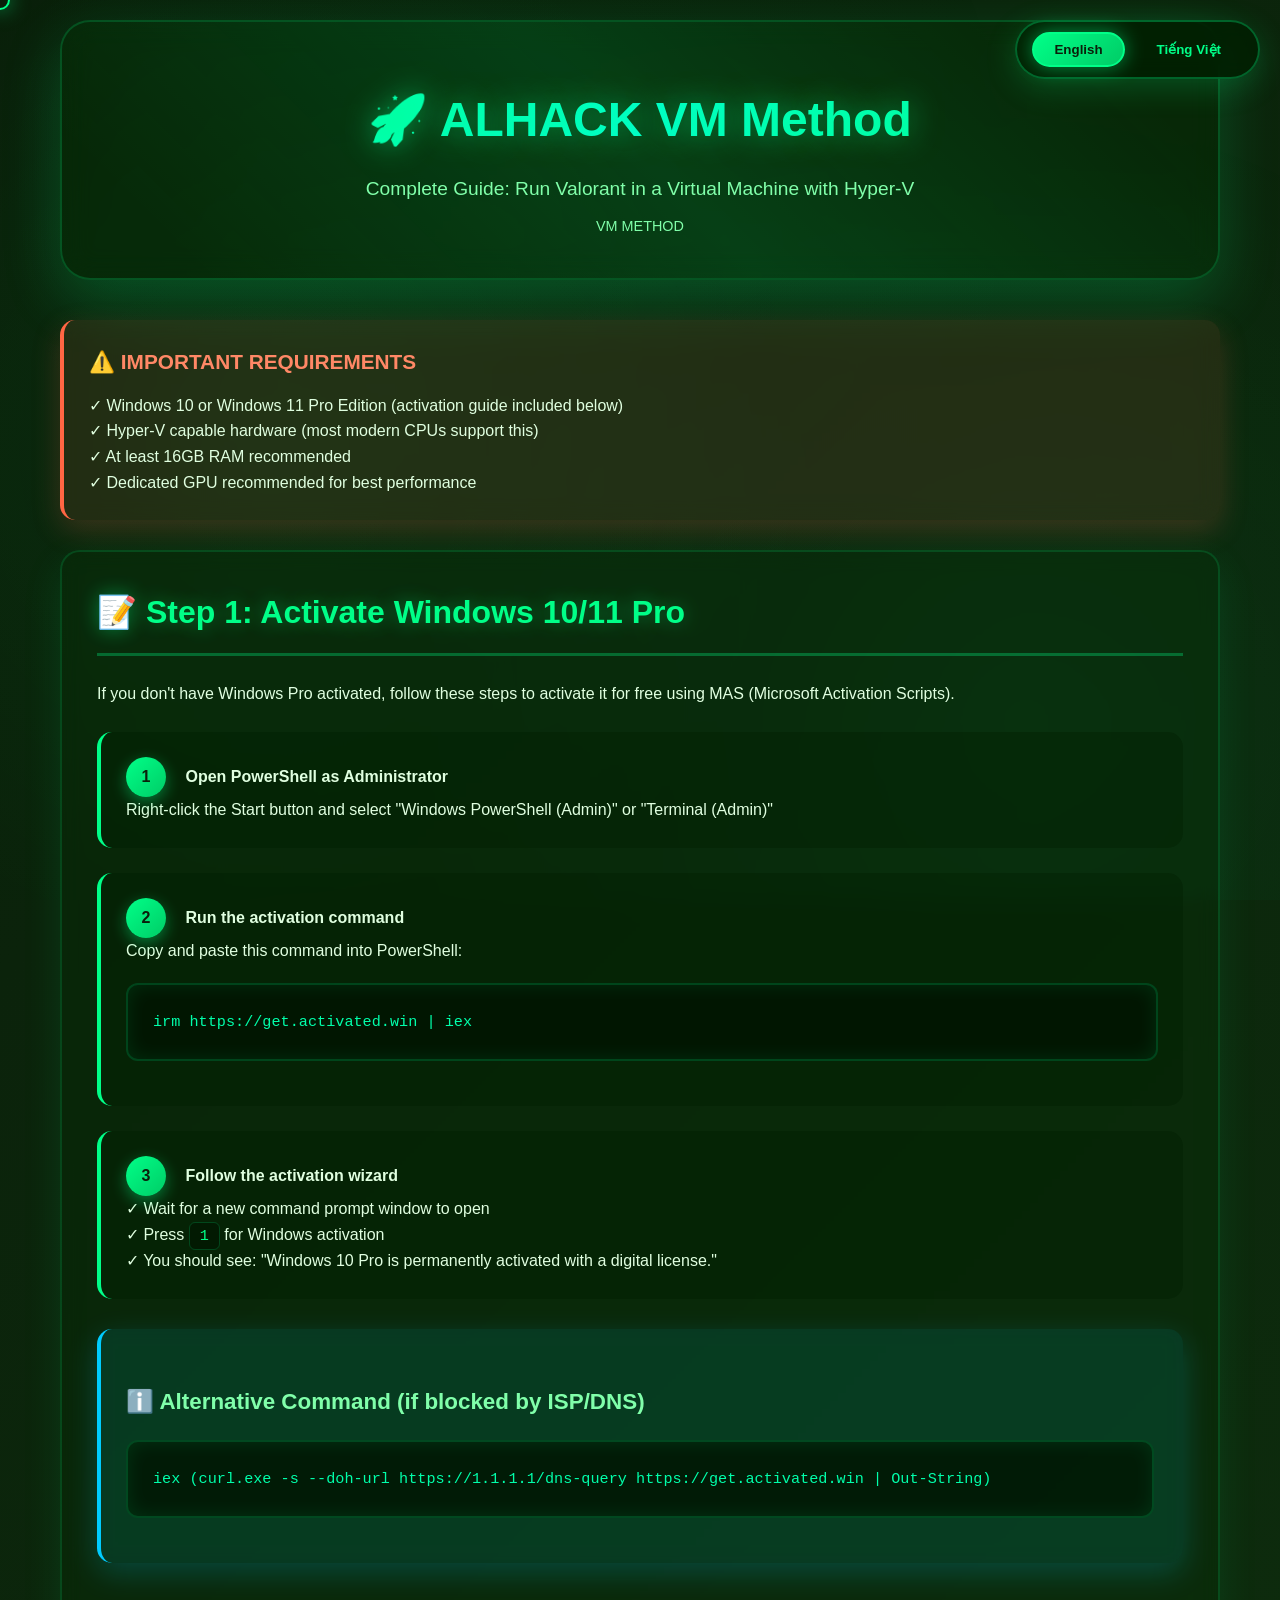
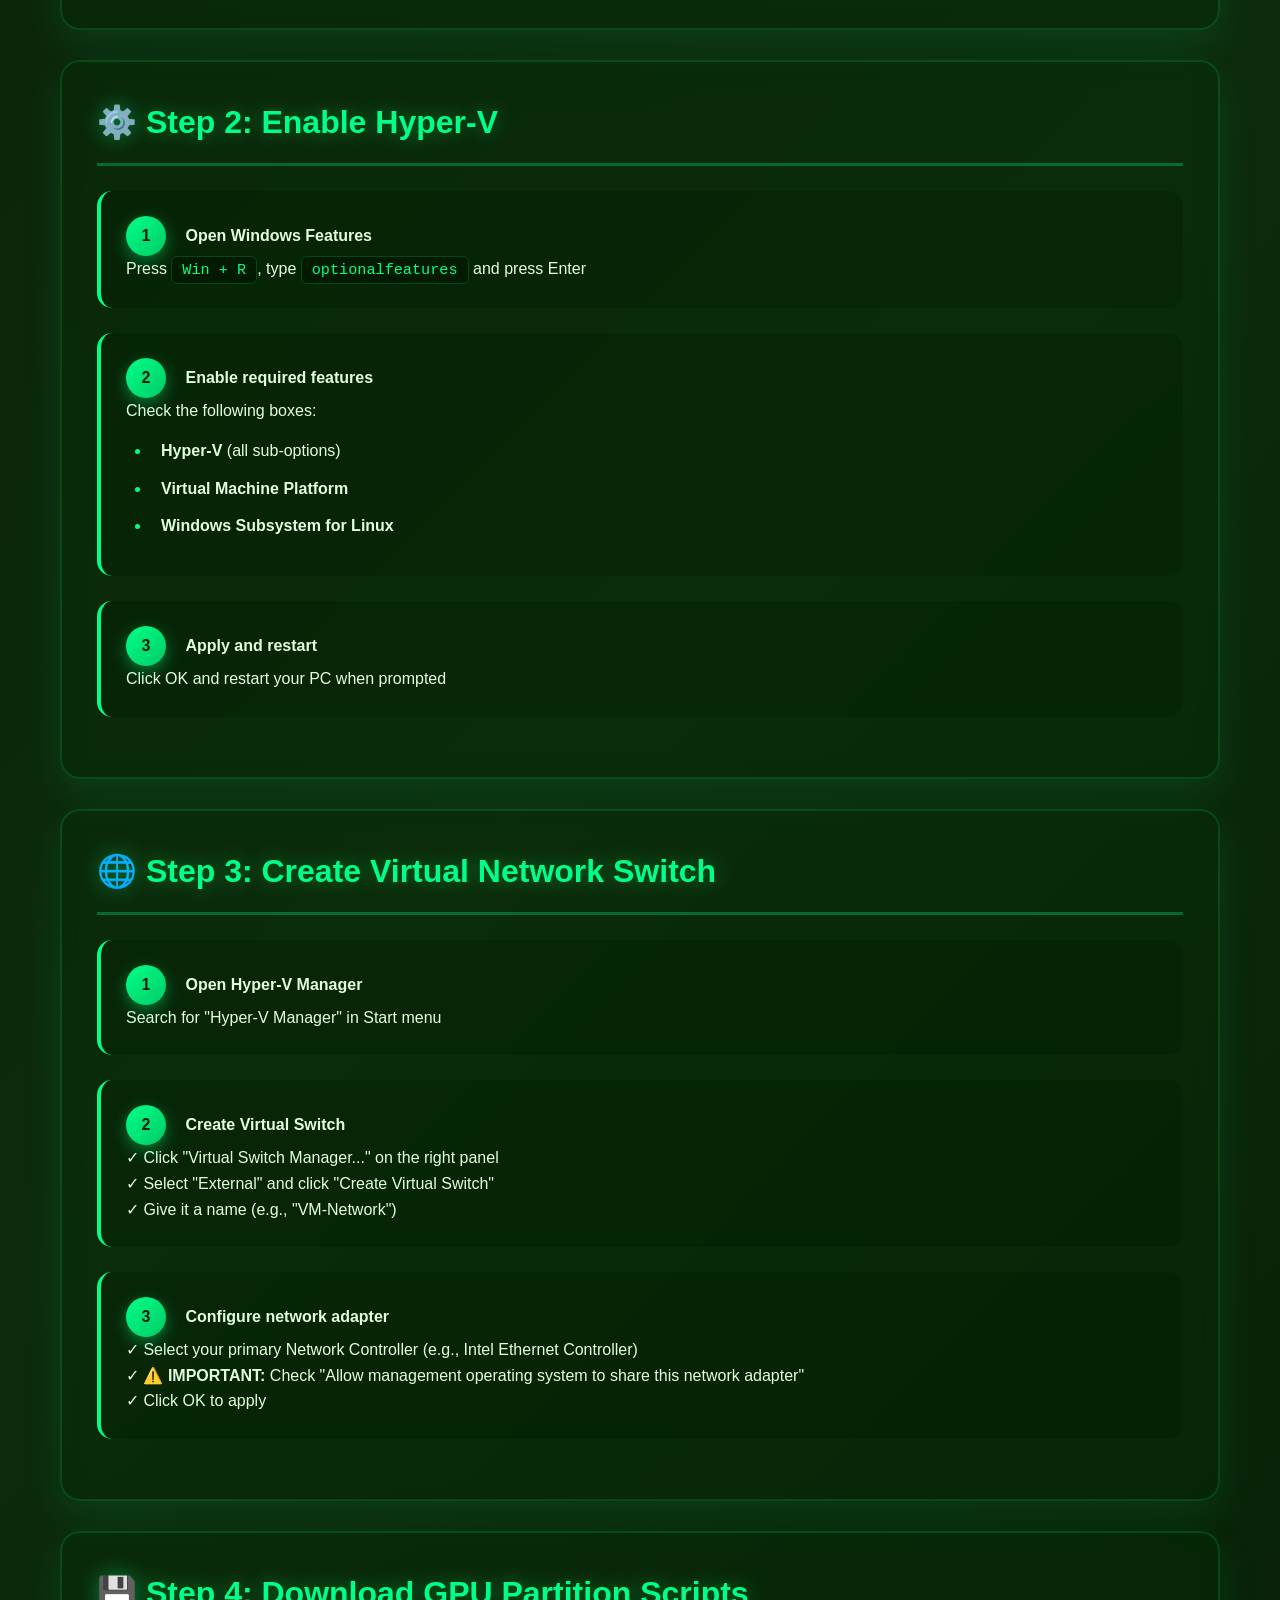
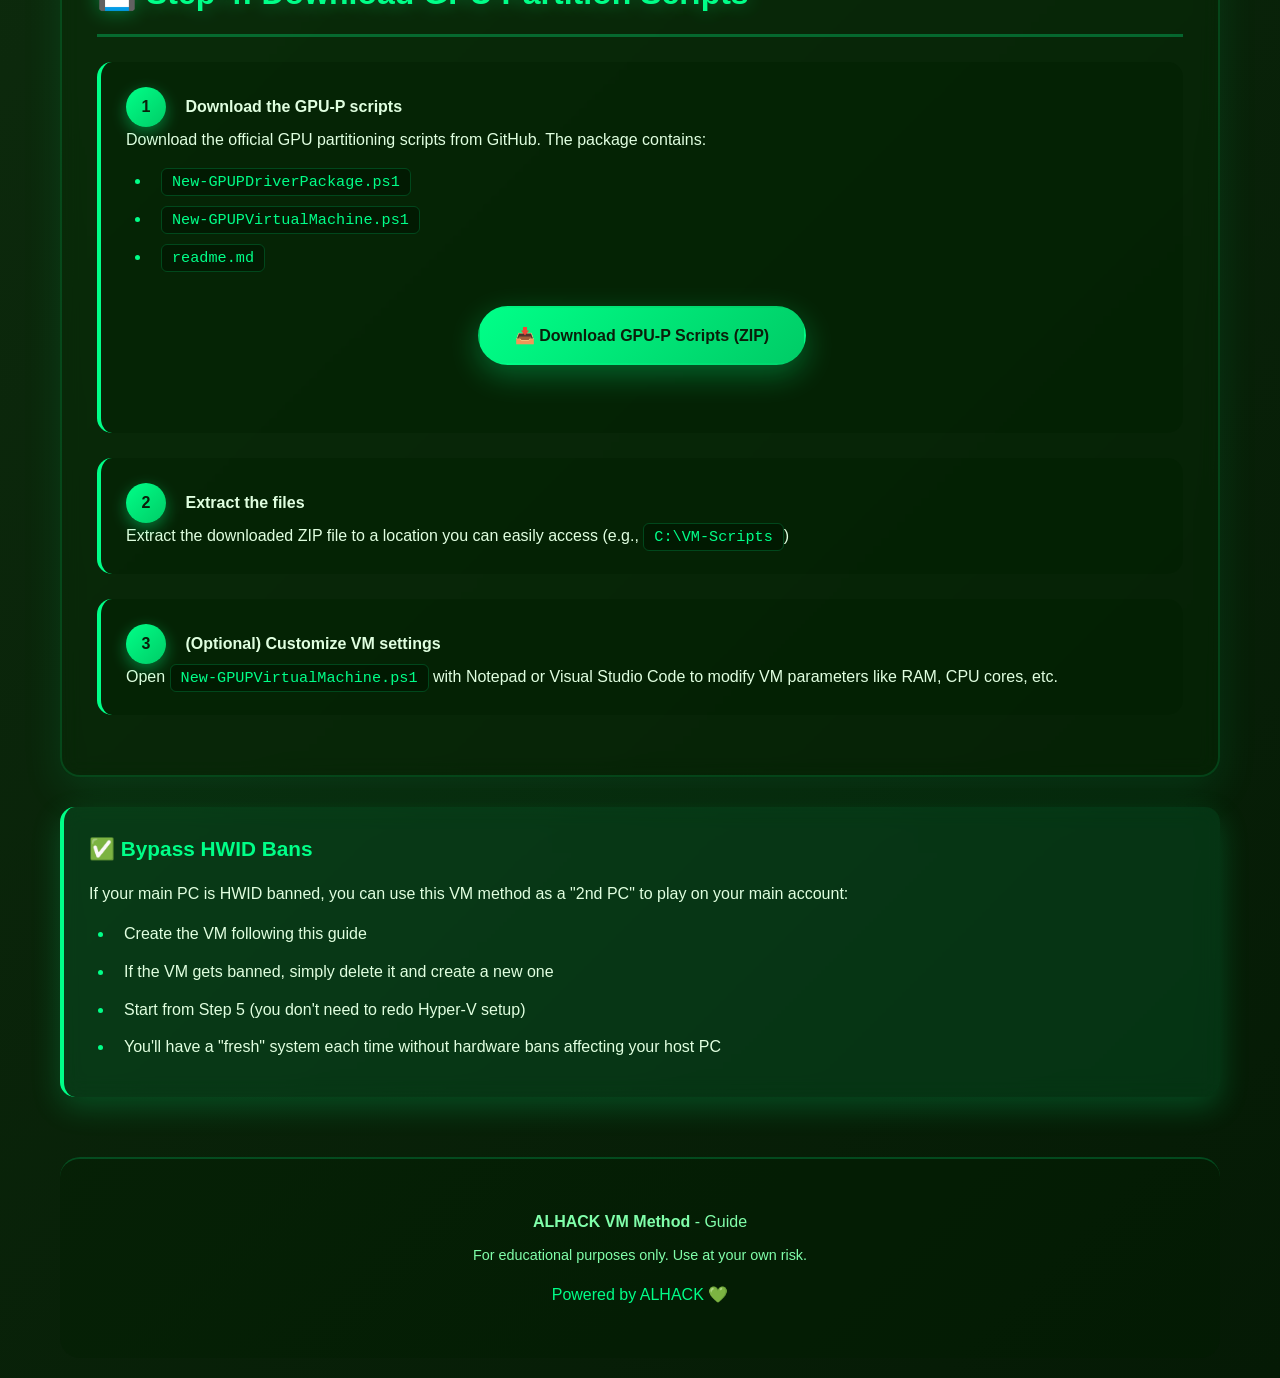
<file: vmmethod/index.html>
<!DOCTYPE html>
<html lang="en">
<head>
    <meta charset="UTF-8">
    <meta name="viewport" content="width=device-width, initial-scale=1.0">
    <title>ALHACK VM Method - Valorant VM Setup Guide</title>
    <style>
        * {
            margin: 0;
            padding: 0;
            box-sizing: border-box;
            cursor: none;
        }

        body {
            font-family: 'Segoe UI', Tahoma, Geneva, Verdana, sans-serif;
            background: linear-gradient(135deg, #0a1f0a 0%, #0d2b0d 50%, #051a05 100%);
            color: #e0ffe0;
            line-height: 1.6;
            min-height: 100vh;
            position: relative;
            overflow-x: hidden;
        }

        /* Animated background particles */
        body::before {
            content: '';
            position: fixed;
            top: 0;
            left: 0;
            width: 100%;
            height: 100%;
            background: 
                radial-gradient(circle at 20% 50%, rgba(0, 255, 100, 0.05) 0%, transparent 50%),
                radial-gradient(circle at 80% 80%, rgba(0, 255, 150, 0.05) 0%, transparent 50%),
                radial-gradient(circle at 40% 20%, rgba(0, 200, 100, 0.03) 0%, transparent 50%);
            animation: particles 20s ease-in-out infinite;
            pointer-events: none;
            z-index: 0;
        }

        @keyframes particles {
            0%, 100% { opacity: 0.3; transform: scale(1); }
            50% { opacity: 0.6; transform: scale(1.1); }
        }

        /* Custom cursor */
        .cursor {
            width: 20px;
            height: 20px;
            border: 2px solid #00ff88;
            border-radius: 50%;
            position: fixed;
            pointer-events: none;
            z-index: 9999;
            transition: transform 0.1s ease;
            box-shadow: 0 0 20px rgba(0, 255, 136, 0.5);
            transform: translate(-50%, -50%);
        }

/*        .cursor-follower {
            width: 40px;
            height: 40px;
            border: 1px solid rgba(0, 255, 136, 0.3);
            border-radius: 50%;
            position: fixed;
            pointer-events: none;
            z-index: 9998;
            transition: all 0.3s ease;
            background: radial-gradient(circle, rgba(0, 255, 136, 0.1) 0%, transparent 70%);
        }*/

        .cursor.active {
            transform: scale(1.5);
            background: rgba(0, 255, 136, 0.2);
        }

        .container {
            max-width: 1200px;
            margin: 0 auto;
            padding: 20px;
            position: relative;
            z-index: 1;
        }

        /* Language Toggle */
        .lang-toggle {
            position: fixed;
            top: 20px;
            right: 20px;
            z-index: 1000;
            display: flex;
            gap: 10px;
            background: rgba(0, 30, 0, 0.8);
            padding: 10px 15px;
            border-radius: 30px;
            border: 2px solid rgba(0, 255, 136, 0.3);
            backdrop-filter: blur(10px);
            box-shadow: 0 8px 32px rgba(0, 255, 136, 0.2);
        }

        .lang-btn {
            background: transparent;
            border: 2px solid transparent;
            color: #00ff88;
            padding: 8px 20px;
            border-radius: 20px;
            font-weight: bold;
            transition: all 0.3s ease;
            cursor: pointer;
        }

        .lang-btn:hover {
            border-color: #00ff88;
            background: rgba(0, 255, 136, 0.1);
            box-shadow: 0 0 15px rgba(0, 255, 136, 0.3);
        }

        .lang-btn.active {
            background: linear-gradient(135deg, #00ff88 0%, #00cc66 100%);
            color: #0a1f0a;
            border-color: #00ff88;
            box-shadow: 0 0 20px rgba(0, 255, 136, 0.5);
        }

        header {
            text-align: center;
            padding: 60px 20px 40px;
            background: rgba(0, 50, 0, 0.3);
            border-radius: 30px;
            margin-bottom: 40px;
            backdrop-filter: blur(15px);
            border: 2px solid rgba(0, 255, 136, 0.2);
            position: relative;
            overflow: hidden;
            box-shadow: 0 20px 60px rgba(0, 255, 136, 0.2);
        }

        header::before {
            content: '';
            position: absolute;
            top: -50%;
            left: -50%;
            width: 200%;
            height: 200%;
            background: linear-gradient(45deg, transparent 30%, rgba(0, 255, 136, 0.1) 50%, transparent 70%);
            animation: shine 3s infinite;
        }

        @keyframes shine {
            0% { transform: translateX(-100%) translateY(-100%) rotate(45deg); }
            100% { transform: translateX(100%) translateY(100%) rotate(45deg); }
        }

        header h1 {
            font-size: 3em;
            background: linear-gradient(135deg, #00ff88 0%, #00ffcc 50%, #00ff88 100%);
            -webkit-background-clip: text;
            -webkit-text-fill-color: transparent;
            background-clip: text;
            margin-bottom: 15px;
            position: relative;
            z-index: 1;
            text-shadow: 0 0 30px rgba(0, 255, 136, 0.5);
            animation: glow 2s ease-in-out infinite;
        }

        @keyframes glow {
            0%, 100% { filter: brightness(1); }
            50% { filter: brightness(1.3); }
        }

        header .subtitle {
            color: #80ffaa;
            font-size: 1.2em;
            position: relative;
            z-index: 1;
        }

        .warning-box {
            background: rgba(255, 100, 80, 0.1);
            border-left: 4px solid #ff6644;
            border-right: 4px solid transparent;
            padding: 25px;
            margin: 30px 0;
            border-radius: 15px;
            backdrop-filter: blur(10px);
            box-shadow: 0 10px 30px rgba(255, 100, 80, 0.2);
            transition: all 0.3s ease;
        }

        .warning-box:hover {
            transform: translateX(5px);
            box-shadow: 0 15px 40px rgba(255, 100, 80, 0.3);
        }

        .warning-box h3 {
            color: #ff8866;
            margin-bottom: 15px;
            font-size: 1.3em;
        }

        .info-box {
            background: rgba(0, 200, 255, 0.1);
            border-left: 4px solid #00ccff;
            border-right: 4px solid transparent;
            padding: 25px;
            margin: 30px 0;
            border-radius: 15px;
            backdrop-filter: blur(10px);
            box-shadow: 0 10px 30px rgba(0, 200, 255, 0.2);
            transition: all 0.3s ease;
        }

        .info-box:hover {
            transform: translateX(5px);
            box-shadow: 0 15px 40px rgba(0, 200, 255, 0.3);
        }

        .info-box h3 {
            color: #00ddff;
            margin-bottom: 15px;
            font-size: 1.3em;
        }

        .success-box {
            background: rgba(0, 255, 136, 0.1);
            border-left: 4px solid #00ff88;
            border-right: 4px solid transparent;
            padding: 25px;
            margin: 30px 0;
            border-radius: 15px;
            backdrop-filter: blur(10px);
            box-shadow: 0 10px 30px rgba(0, 255, 136, 0.2);
            transition: all 0.3s ease;
        }

        .success-box:hover {
            transform: translateX(5px);
            box-shadow: 0 15px 40px rgba(0, 255, 136, 0.3);
        }

        .success-box h3 {
            color: #00ff88;
            margin-bottom: 15px;
            font-size: 1.3em;
        }

        .section {
            background: rgba(0, 50, 0, 0.2);
            padding: 35px;
            margin: 30px 0;
            border-radius: 20px;
            border: 2px solid rgba(0, 255, 136, 0.15);
            backdrop-filter: blur(10px);
            box-shadow: 0 15px 40px rgba(0, 255, 136, 0.1);
            transition: all 0.3s ease;
        }

        .section:hover {
            border-color: rgba(0, 255, 136, 0.3);
            box-shadow: 0 20px 50px rgba(0, 255, 136, 0.2);
            transform: translateY(-5px);
        }

        .section h2 {
            color: #00ff88;
            margin-bottom: 25px;
            font-size: 2em;
            padding-bottom: 15px;
            border-bottom: 3px solid rgba(0, 255, 136, 0.3);
            text-shadow: 0 0 20px rgba(0, 255, 136, 0.4);
        }

        .section h3 {
            color: #80ffaa;
            margin-top: 30px;
            margin-bottom: 20px;
            font-size: 1.4em;
        }

        .step {
            background: rgba(0, 30, 0, 0.4);
            padding: 25px;
            margin: 25px 0;
            border-radius: 15px;
            border-left: 4px solid #00ff88;
            transition: all 0.3s ease;
            position: relative;
            overflow: hidden;
        }

        .step::before {
            content: '';
            position: absolute;
            top: 0;
            left: 0;
            width: 0;
            height: 100%;
            background: linear-gradient(90deg, transparent, rgba(0, 255, 136, 0.1), transparent);
            transition: all 0.5s ease;
        }

        .step:hover::before {
            width: 100%;
        }

        .step:hover {
            background: rgba(0, 40, 0, 0.6);
            border-left-width: 6px;
            transform: translateX(10px);
            box-shadow: 0 10px 30px rgba(0, 255, 136, 0.2);
        }

        .step-number {
            display: inline-block;
            background: linear-gradient(135deg, #00ff88 0%, #00cc66 100%);
            color: #0a1f0a;
            width: 40px;
            height: 40px;
            border-radius: 50%;
            text-align: center;
            line-height: 40px;
            font-weight: bold;
            margin-right: 15px;
            box-shadow: 0 5px 15px rgba(0, 255, 136, 0.4);
            position: relative;
            z-index: 1;
        }

        code {
            background: rgba(0, 20, 0, 0.6);
            padding: 4px 10px;
            border-radius: 6px;
            font-family: 'Courier New', monospace;
            color: #00ff88;
            font-size: 0.95em;
            border: 1px solid rgba(0, 255, 136, 0.2);
        }

        .code-block {
            background: rgba(0, 20, 0, 0.8);
            padding: 25px;
            border-radius: 12px;
            margin: 20px 0;
            overflow-x: auto;
            border: 2px solid rgba(0, 255, 136, 0.2);
            box-shadow: inset 0 0 20px rgba(0, 255, 136, 0.1);
        }

        .code-block code {
            background: none;
            color: #00ffaa;
            display: block;
            padding: 0;
            border: none;
        }

        ul, ol {
            margin-left: 25px;
            margin-top: 15px;
        }

        li {
            margin: 12px 0;
            position: relative;
            padding-left: 10px;
        }

        li::marker {
            color: #00ff88;
        }

        a {
            color: #00ff88;
            text-decoration: none;
            transition: all 0.3s;
            position: relative;
        }

        a::after {
            content: '';
            position: absolute;
            bottom: -2px;
            left: 0;
            width: 0;
            height: 2px;
            background: #00ff88;
            transition: width 0.3s ease;
        }

        a:hover::after {
            width: 100%;
        }

        a:hover {
            color: #00ffcc;
            text-shadow: 0 0 10px rgba(0, 255, 136, 0.5);
        }

        .download-btn {
            display: inline-block;
            background: linear-gradient(135deg, #00ff88 0%, #00cc66 100%);
            color: #0a1f0a;
            padding: 15px 35px;
            border-radius: 30px;
            text-decoration: none;
            margin: 15px 5px;
            transition: all 0.3s;
            font-weight: bold;
            border: 2px solid transparent;
            box-shadow: 0 10px 30px rgba(0, 255, 136, 0.3);
            position: relative;
            overflow: hidden;
        }

        .download-btn::before {
            content: '';
            position: absolute;
            top: 50%;
            left: 50%;
            width: 0;
            height: 0;
            border-radius: 50%;
            background: rgba(255, 255, 255, 0.3);
            transform: translate(-50%, -50%);
            transition: width 0.6s, height 0.6s;
        }

        .download-btn:hover::before {
            width: 300px;
            height: 300px;
        }

        .download-btn:hover {
            transform: translateY(-5px);
            box-shadow: 0 15px 40px rgba(0, 255, 136, 0.5);
            border-color: #00ff88;
        }

        .faq {
            background: rgba(0, 30, 0, 0.3);
            padding: 25px;
            margin: 20px 0;
            border-radius: 12px;
            border-left: 4px solid #00ff88;
            transition: all 0.3s ease;
        }

        .faq:hover {
            background: rgba(0, 40, 0, 0.5);
            transform: translateX(10px);
            box-shadow: 0 10px 30px rgba(0, 255, 136, 0.2);
        }

        .faq strong {
            color: #00ff88;
            display: block;
            margin-bottom: 12px;
            font-size: 1.15em;
        }

        footer {
            text-align: center;
            padding: 50px 20px;
            margin-top: 60px;
            color: #80ffaa;
            border-top: 2px solid rgba(0, 255, 136, 0.2);
            background: rgba(0, 30, 0, 0.3);
            border-radius: 20px;
        }

        .hidden {
            display: none;
        }

        @media (max-width: 768px) {
            header h1 {
                font-size: 2em;
            }
            
            .section {
                padding: 25px;
            }

            .lang-toggle {
                top: 10px;
                right: 10px;
                padding: 8px 12px;
            }

            .lang-btn {
                padding: 6px 15px;
                font-size: 0.9em;
            }
        }
    </style>
</head>
<body>
    <div class="cursor"></div>
    <div class="cursor-follower"></div>

    <div class="lang-toggle">
        <button class="lang-btn active" onclick="switchLang('en')">English</button>
        <button class="lang-btn" onclick="switchLang('vi')">Tiếng Việt</button>
    </div>

    <div class="container">
        <!-- English Version -->
        <div id="content-en">
            <header>
                <h1>🚀 ALHACK VM Method</h1>
                <p class="subtitle">Complete Guide: Run Valorant in a Virtual Machine with Hyper-V</p>
                <p class="subtitle" style="margin-top: 10px; font-size: 0.9em;">VM METHOD</p>
            </header>

            <div class="warning-box">
                <h3>⚠️ IMPORTANT REQUIREMENTS</h3>
                <p>✓ Windows 10 or Windows 11 Pro Edition (activation guide included below)</p>
                <p>✓ Hyper-V capable hardware (most modern CPUs support this)</p>
                <p>✓ At least 16GB RAM recommended</p>
                <p>✓ Dedicated GPU recommended for best performance</p>
            </div>

            <div class="section">
                <h2>📝 Step 1: Activate Windows 10/11 Pro</h2>
                <p>If you don't have Windows Pro activated, follow these steps to activate it for free using MAS (Microsoft Activation Scripts).</p>
                
                <div class="step">
                    <span class="step-number">1</span>
                    <strong>Open PowerShell as Administrator</strong>
                    <p>Right-click the Start button and select "Windows PowerShell (Admin)" or "Terminal (Admin)"</p>
                </div>

                <div class="step">
                    <span class="step-number">2</span>
                    <strong>Run the activation command</strong>
                    <p>Copy and paste this command into PowerShell:</p>
                    <div class="code-block">
                        <code>irm https://get.activated.win | iex</code>
                    </div>
                </div>

                <div class="step">
                    <span class="step-number">3</span>
                    <strong>Follow the activation wizard</strong>
                    <p>✓ Wait for a new command prompt window to open</p>
                    <p>✓ Press <code>1</code> for Windows activation</p>
                    <p>✓ You should see: "Windows 10 Pro is permanently activated with a digital license."</p>
                </div>

                <div class="info-box">
                    <h3>ℹ️ Alternative Command (if blocked by ISP/DNS)</h3>
                    <div class="code-block">
                        <code>iex (curl.exe -s --doh-url https://1.1.1.1/dns-query https://get.activated.win | Out-String)</code>
                    </div>
                </div>
            </div>

            <div class="section">
                <h2>⚙️ Step 2: Enable Hyper-V</h2>
                
                <div class="step">
                    <span class="step-number">1</span>
                    <strong>Open Windows Features</strong>
                    <p>Press <code>Win + R</code>, type <code>optionalfeatures</code> and press Enter</p>
                </div>

                <div class="step">
                    <span class="step-number">2</span>
                    <strong>Enable required features</strong>
                    <p>Check the following boxes:</p>
                    <ul>
                        <li><strong>Hyper-V</strong> (all sub-options)</li>
                        <li><strong>Virtual Machine Platform</strong></li>
                        <li><strong>Windows Subsystem for Linux</strong></li>
                    </ul>
                </div>

                <div class="step">
                    <span class="step-number">3</span>
                    <strong>Apply and restart</strong>
                    <p>Click OK and restart your PC when prompted</p>
                </div>
            </div>

            <div class="section">
                <h2>🌐 Step 3: Create Virtual Network Switch</h2>
                
                <div class="step">
                    <span class="step-number">1</span>
                    <strong>Open Hyper-V Manager</strong>
                    <p>Search for "Hyper-V Manager" in Start menu</p>
                </div>

                <div class="step">
                    <span class="step-number">2</span>
                    <strong>Create Virtual Switch</strong>
                    <p>✓ Click "Virtual Switch Manager..." on the right panel</p>
                    <p>✓ Select "External" and click "Create Virtual Switch"</p>
                    <p>✓ Give it a name (e.g., "VM-Network")</p>
                </div>

                <div class="step">
                    <span class="step-number">3</span>
                    <strong>Configure network adapter</strong>
                    <p>✓ Select your primary Network Controller (e.g., Intel Ethernet Controller)</p>
                    <p>✓ <strong>⚠️ IMPORTANT:</strong> Check "Allow management operating system to share this network adapter"</p>
                    <p>✓ Click OK to apply</p>
                </div>
            </div>

            <div class="section">
                <h2>💾 Step 4: Download GPU Partition Scripts</h2>
                
                <div class="step">
                    <span class="step-number">1</span>
                    <strong>Download the GPU-P scripts</strong>
                    <p>Download the official GPU partitioning scripts from GitHub. The package contains:</p>
                    <ul>
                        <li><code>New-GPUPDriverPackage.ps1</code></li>
                        <li><code>New-GPUPVirtualMachine.ps1</code></li>
                        <li><code>readme.md</code></li>
                    </ul>
                    <div style="text-align: center; margin: 20px 0;">
                        <a href="https://gist.github.com/neggles/e35793da476095beac716c16ffba1d23/archive/4f12a6649f94f086778ce50a65fa4bfbd561cf22.zip" class="download-btn" target="_blank">
                            📥 Download GPU-P Scripts (ZIP)
                        </a>
                    </div>
                </div>

                <div class="step">
                    <span class="step-number">2</span>
                    <strong>Extract the files</strong>
                    <p>Extract the downloaded ZIP file to a location you can easily access (e.g., <code>C:\VM-Scripts</code>)</p>
                </div>

                <div class="step">
                    <span class="step-number">3</span>
                    <strong>(Optional) Customize VM settings</strong>
                    <p>Open <code>New-GPUPVirtualMachine.ps1</code> with Notepad or Visual Studio Code to modify VM parameters like RAM, CPU cores, etc.</p>
                </div>
            </div>

            <div class="success-box">
                <h3>✅ Bypass HWID Bans</h3>
                <p>If your main PC is HWID banned, you can use this VM method as a "2nd PC" to play on your main account:</p>
                <ul>
                    <li>Create the VM following this guide</li>
                    <li>If the VM gets banned, simply delete it and create a new one</li>
                    <li>Start from Step 5 (you don't need to redo Hyper-V setup)</li>
                    <li>You'll have a "fresh" system each time without hardware bans affecting your host PC</li>
                </ul>
            </div>

            <footer>
                <p><strong>ALHACK VM Method</strong> - Guide</p>
                <p style="margin-top: 10px; font-size: 0.9em;">For educational purposes only. Use at your own risk.</p>
                <p style="margin-top: 15px; color: #00ff88;">Powered by ALHACK 💚</p>
            </footer>
        </div>

        <!-- Vietnamese Version -->
        <div id="content-vi" class="hidden">
            <header>
                <h1>🚀 ALHACK Phương Pháp VM</h1>
                <p class="subtitle">Hướng Dẫn Đầy Đủ: Chạy Valorant trong Máy Ảo với Hyper-V</p>
                <p class="subtitle" style="margin-top: 10px; font-size: 0.9em;">PHƯƠNG PHÁP CHẠY MÁY ẢO CHẤP 152</p>
            </header>

            <div class="warning-box">
                <h3>⚠️ YÊU CẦU QUAN TRỌNG</h3>
                <p>✓ Windows 10 hoặc Windows 11 Pro Edition (hướng dẫn kích hoạt bên dưới)</p>
                <p>✓ Phần cứng hỗ trợ Hyper-V (hầu hết CPU hiện đại đều hỗ trợ)</p>
                <p>✓ Khuyến nghị ít nhất 16GB RAM</p>
                <p>✓ Khuyến nghị GPU rời để có hiệu suất tốt nhất</p>
            </div>

            <div class="section">
                <h2>📝 Bước 1: Kích Hoạt Windows 10/11 Pro</h2>
                <p>Nếu bạn chưa kích hoạt Windows Pro, hãy làm theo các bước sau để kích hoạt miễn phí bằng MAS (Microsoft Activation Scripts).</p>
                
                <div class="step">
                    <span class="step-number">1</span>
                    <strong>Mở PowerShell với quyền Administrator</strong>
                    <p>Nhấp chuột phải vào nút Start và chọn "Windows PowerShell (Admin)" hoặc "Terminal (Admin)"</p>
                </div>

                <div class="step">
                    <span class="step-number">2</span>
                    <strong>Chạy lệnh kích hoạt</strong>
                    <p>Sao chép và dán lệnh này vào PowerShell:</p>
                    <div class="code-block">
                        <code>irm https://get.activated.win | iex</code>
                    </div>
                </div>

                <div class="step">
                    <span class="step-number">3</span>
                    <strong>Làm theo trình hướng dẫn kích hoạt</strong>
                    <p>✓ Đợi cửa sổ command prompt mới mở ra</p>
                    <p>✓ Nhấn <code>1</code> để kích hoạt Windows</p>
                    <p>✓ Bạn sẽ thấy: "Windows 10 Pro is permanently activated with a digital license."</p>
                </div>

                <div class="info-box">
                    <h3>ℹ️ Lệnh Thay Thế (nếu bị ISP/DNS chặn)</h3>
                    <div class="code-block">
                        <code>iex (curl.exe -s --doh-url https://1.1.1.1/dns-query https://get.activated.win | Out-String)</code>
                    </div>
                </div>
            </div>

            <div class="section">
                <h2>⚙️ Bước 2: Bật Hyper-V</h2>
                
                <div class="step">
                    <span class="step-number">1</span>
                    <strong>Mở Windows Features</strong>
                    <p>Nhấn <code>Win + R</code>, gõ <code>optionalfeatures</code> và nhấn Enter</p>
                </div>

                <div class="step">
                    <span class="step-number">2</span>
                    <strong>Bật các tính năng cần thiết</strong>
                    <p>Đánh dấu các ô sau:</p>
                    <ul>
                        <li><strong>Hyper-V</strong> (tất cả tùy chọn phụ)</li>
                        <li><strong>Virtual Machine Platform</strong></li>
                        <li><strong>Windows Subsystem for Linux</strong></li>
                    </ul>
                </div>

                <div class="step">
                    <span class="step-number">3</span>
                    <strong>Áp dụng và khởi động lại</strong>
                    <p>Nhấp OK và khởi động lại PC khi được nhắc</p>
                </div>
            </div>

            <div class="section">
                <h2>🌐 Bước 3: Tạo Virtual Network Switch</h2>
                
                <div class="step">
                    <span class="step-number">1</span>
                    <strong>Mở Hyper-V Manager</strong>
                    <p>Tìm kiếm "Hyper-V Manager" trong menu Start</p>
                </div>

                <div class="step">
                    <span class="step-number">2</span>
                    <strong>Tạo Virtual Switch</strong>
                    <p>✓ Nhấp "Virtual Switch Manager..." ở bảng bên phải</p>
                    <p>✓ Chọn "External" và nhấp "Create Virtual Switch"</p>
                    <p>✓ Đặt tên (ví dụ: "VM-Network")</p>
                </div>

                <div class="step">
                    <span class="step-number">3</span>
                    <strong>Cấu hình network adapter</strong>
                    <p>✓ Chọn Network Controller chính của bạn (ví dụ: Intel Ethernet Controller)</p>
                    <p>✓ <strong>⚠️ QUAN TRỌNG:</strong> Đánh dấu "Allow management operating system to share this network adapter"</p>
                    <p>✓ Nhấp OK để áp dụng</p>
                </div>
            </div>

            <div class="section">
                <h2>💾 Bước 4: Tải GPU Partition Scripts</h2>
                
                <div class="step">
                    <span class="step-number">1</span>
                    <strong>Tải scripts GPU-P</strong>
                    <p>Tải các script phân vùng GPU chính thức từ GitHub. Gói bao gồm:</p>
                    <ul>
                        <li><code>New-GPUPDriverPackage.ps1</code></li>
                        <li><code>New-GPUPVirtualMachine.ps1</code></li>
                        <li><code>readme.md</code></li>
                    </ul>
                    <div style="text-align: center; margin: 20px 0;">
                        <a href="https://gist.github.com/neggles/e35793da476095beac716c16ffba1d23/archive/4f12a6649f94f086778ce50a65fa4bfbd561cf22.zip" class="download-btn" target="_blank">
                            📥 Tải GPU-P Scripts (ZIP)
                        </a>
                    </div>
                </div>

                <div class="step">
                    <span class="step-number">2</span>
                    <strong>Giải nén các file</strong>
                    <p>Giải nén file ZIP đã tải về vào vị trí dễ truy cập (ví dụ: <code>C:\VM-Scripts</code>)</p>
                </div>

                <div class="step">
                    <span class="step-number">3</span>
                    <strong>(Tùy chọn) Tùy chỉnh cài đặt VM</strong>
                    <p>Mở <code>New-GPUPVirtualMachine.ps1</code> bằng Notepad hoặc Visual Studio Code để sửa đổi các thông số VM như RAM, CPU cores, v.v.</p>
                </div>
            </div>

            <div class="section">
                <h2>🖥️ Bước 5: Tạo Virtual Machine</h2>
                
                <div class="step">
                    <span class="step-number">1</span>
                    <strong>Mở PowerShell với quyền Administrator</strong>
                    <p>Nhấp chuột phải Start → Windows PowerShell (Admin)</p>
                </div>

                <div class="step">
                    <span class="step-number">2</span>
                    <strong>Đặt execution policy</strong>
                    <div class="code-block">
                        <code>Set-ExecutionPolicy Bypass</code>
                    </div>
                    <p>Xác nhận bằng cách gõ <code>Y</code> và nhấn Enter</p>
                </div>

                <div class="step">
                    <span class="step-number">3</span>
                    <strong>Di chuyển đến thư mục scripts</strong>
                    <div class="code-block">
                        <code>cd C:\VM-Scripts</code>
                    </div>
                    <p>Thay thế bằng đường dẫn thực tế của bạn. Xác minh bằng lệnh <code>ls</code>.</p>
                </div>

                <div class="step">
                    <span class="step-number">4</span>
                    <strong>Thực thi script tạo VM</strong>
                    <div class="code-block">
                        <code>.\New-GPUPVirtualMachine.ps1</code>
                    </div>
                    <p>Đợi script hoàn thành. Bạn sẽ thấy VM mới tên "GPU-VM" trong Hyper-V Manager.</p>
                </div>
            </div>

            <div class="section">
                <h2>⚙️ Bước 6: Cấu Hình Virtual Machine</h2>
                
                <div class="step">
                    <span class="step-number">1</span>
                    <strong>Mở VM Settings</strong>
                    <p>Trong Hyper-V Manager, nhấp chuột phải "GPU-VM" → Settings</p>
                </div>

                <div class="step">
                    <span class="step-number">2</span>
                    <strong>Điều chỉnh Memory và Processor</strong>
                    <p>✓ <strong>Memory:</strong> Phân bổ ít nhất 8GB (8192 MB) hoặc nhiều hơn</p>
                    <p>✓ <strong>Processor:</strong> Gán ít nhất 4 cores</p>
                </div>

                <div class="step">
                    <span class="step-number">3</span>
                    <strong>Gắn Network Adapter</strong>
                    <p>✓ Đi đến phần "Network Adapter"</p>
                    <p>✓ Chọn Virtual Switch đã tạo trước đó</p>
                    <p>✓ Nhấp Apply</p>
                </div>
            </div>

            <div class="section">
                <h2>💿 Bước 7: Cài Windows 10 trong VM</h2>
                
                <div class="step">
                    <span class="step-number">1</span>
                    <strong>Tải Windows 10 ISO</strong>
                    <p>Tải từ <a href="https://www.microsoft.com/software-download/windows10" target="_blank">trang web chính thức của Microsoft</a></p>
                </div>

                <div class="step">
                    <span class="step-number">2</span>
                    <strong>Thêm ISO vào VM</strong>
                    <p>Trong VM Settings:</p>
                    <ul>
                        <li>Đi đến "SCSI Controller"</li>
                        <li>Chọn "DVD Drive" → Add</li>
                        <li>Chọn "Image file" và duyệt đến file Windows 10 ISO của bạn</li>
                    </ul>
                </div>

                <div class="step">
                    <span class="step-number">3</span>
                    <strong>Tạo Virtual Hard Drive</strong>
                    <p>Vẫn trong "SCSI Controller" settings:</p>
                    <ul>
                        <li>Chọn "Hard Drive" → Add → New</li>
                        <li>Chọn "Dynamically expanding" hoặc "Fixed size"</li>
                        <li>Đặt kích thước ít nhất 80GB (khuyến nghị: 120GB+)</li>
                        <li>Ở bước 4, chọn "Create a new blank virtual hard disk"</li>
                        <li>Hoàn thành wizard</li>
                    </ul>
                </div>

                <div class="step">
                    <span class="step-number">4</span>
                    <strong>Đặt Boot Order</strong>
                    <p>Đi đến phần "Firmware" và sắp xếp thứ tự khởi động:</p>
                    <ol>
                        <li>DVD Drive (Windows 10 ISO)</li>
                        <li>Hard Drive</li>
                    </ol>
                    <p>Nhấp Apply → OK</p>
                </div>

                <div class="step">
                    <span class="step-number">5</span>
                    <strong>Khởi động VM và Cài Windows</strong>
                    <p>✓ Nhấp đúp vào VM trong Hyper-V Manager</p>
                    <p>✓ Nhấp "Start"</p>
                    <p>✓ <strong>⚠️ QUAN TRỌNG:</strong> Trong quá trình cài đặt, chọn phiên bản <strong>Windows 10 Pro</strong></p>
                    <p>✓ Hoàn thành quá trình cài đặt Windows</p>
                </div>
            </div>

            <div class="section">
                <h2>🎮 Bước 8: Cài GPU Drivers trong VM</h2>
                
                <div class="step">
                    <span class="step-number">1</span>
                    <strong>Tạo gói driver (trên PC chính)</strong>
                    <p>Trong khi Windows đang cài trong VM, quay lại PowerShell trên PC chính:</p>
                    <div class="code-block">
                        <code>cd C:\VM-Scripts</code>
                        <code>.\New-GPUPDriverPackage.ps1</code>
                    </div>
                    <p>Đợi hoàn thành. Bạn sẽ thấy: "Driver package generation complete."</p>
                    <p>File ZIP mới sẽ xuất hiện trong thư mục scripts.</p>
                </div>

                <div class="step">
                    <span class="step-number">2</span>
                    <strong>Tải lên gói driver</strong>
                    <p>✓ Tải file ZIP đã tạo lên dịch vụ chia sẻ file (ví dụ: GoFile, MEGA, Google Drive)</p>
                    <p>✓ Lấy link tải xuống</p>
                </div>

                <div class="step">
                    <span class="step-number">3</span>
                    <strong>Tải xuống và giải nén trong VM</strong>
                    <p>Sau khi cài Windows xong trong VM:</p>
                    <ul>
                        <li>Mở trình duyệt trong VM</li>
                        <li>Tải file ZIP driver</li>
                        <li>Giải nén các thư mục từ ZIP trực tiếp vào <code>C:\Windows</code></li>
                        <li><strong>⚠️ QUAN TRỌNG:</strong> Thay thế file khi được nhắc</li>
                    </ul>
                </div>

                <div class="step">
                    <span class="step-number">4</span>
                    <strong>Tắt VM</strong>
                    <p>Tắt VM hoàn toàn (không phải restart)</p>
                </div>
            </div>

            <div class="section">
                <h2>🔧 Bước 9: Bật Nested Virtualization</h2>
                
                <div class="step">
                    <span class="step-number">1</span>
                    <strong>Chạy lệnh trên PC chính</strong>
                    <p>Mở PowerShell với quyền Administrator trên PC chính và chạy:</p>
                    <div class="code-block">
                        <code>Set-VMProcessor -VMName GPU-VM -ExposeVirtualizationExtensions $true</code>
                    </div>
                </div>

                <div class="step">
                    <span class="step-number">2</span>
                    <strong>Khởi động VM và bật Hyper-V bên trong VM</strong>
                    <p>✓ Khởi động VM</p>
                    <p>✓ Bên trong VM, nhấn Win + R, gõ <code>optionalfeatures</code></p>
                    <p>✓ Bật <strong>Hyper-V</strong> (tất cả thành phần)</p>
                    <p>✓ Bật <strong>Virtual Machine Platform</strong></p>
                    <p>✓ Nhấp OK và khởi động lại VM</p>
                </div>
            </div>

            <div class="section">
                <h2>✅ Bước 10: Xác Minh và Thiết Lập Cuối Cùng</h2>
                
                <div class="step">
                    <span class="step-number">1</span>
                    <strong>Kiểm tra phát hiện ảo hóa</strong>
                    <p>Sau khi VM khởi động lại:</p>
                    <ul>
                        <li>Mở Task Manager trong VM</li>
                        <li>Đi đến tab Performance → CPU</li>
                        <li><strong>✓ THÀNH CÔNG:</strong> "Virtualization: Yes" KHÔNG nên hiển thị "Virtual Computer: Yes"</li>
                    </ul>
                </div>

                <div class="step">
                    <span class="step-number">2</span>
                    <strong>Cài Cloudflare WARP (QUAN TRỌNG)</strong>
                    <p>✓ Tải và cài <a href="https://1.1.1.1/" target="_blank">Cloudflare WARP</a> trong VM</p>
                    <p>✓ Bật WARP trước khi khởi chạy Valorant</p>
                    <p>✓ <strong>⚠️ Điều này ngăn crash!</strong></p>
                </div>

                <div class="step">
                    <span class="step-number">3</span>
                    <strong>Cài Valorant</strong>
                    <p>✓ Cài Riot Vanguard và Valorant bình thường trong VM</p>
                    <p>✓ Khởi chạy và tận hưởng!</p>
                </div>

                <div class="warning-box">
                    <h3>⚠️ KHÔNG BẬT TPM MODULE</h3>
                    <p>Không bật TPM trong cài đặt VM. Điều này sẽ khiến Vanguard phát hiện VM!</p>
                </div>
            </div>

            <div class="section">
                <h2>❓ Vấn Đề Thường Gặp & FAQ</h2>
                
                <div class="faq">
                    <strong>H: Tôi gặp lỗi kết nối video khi kết nối VM</strong>
                    <p><strong>Đ:</strong> Tiếp tục nhấp "Reconnect" nhiều lần. Đây là vấn đề Hyper-V phổ biến thường được giải quyết sau vài lần thử.</p>
                </div>

                <div class="faq">
                    <strong>H: Valorant crash vài phút sau khi khởi động</strong>
                    <p><strong>Đ:</strong> Đảm bảo Cloudflare WARP đã bật. Cũng xác minh rằng:</p>
                    <ul>
                        <li>TPM KHÔNG được bật trong cài đặt VM</li>
                        <li>Bạn đã bật "Virtual Machine Platform" trong Windows features (bên trong VM)</li>
                        <li>Secure Boot, TPM, và HVCI được cấu hình đúng</li>
                    </ul>
                </div>

                <div class="faq">
                    <strong>H: Tôi thấy lỗi "A D3D11-compatible GPU is required"</strong>
                    <p><strong>Đ:</strong> Điều này có nghĩa là phân vùng GPU không hoạt động đúng. Xác minh:</p>
                    <ul>
                        <li>Gói driver GPU đã được giải nén đúng vào C:\Windows</li>
                        <li>Bạn đã chạy lệnh Set-VMProcessor</li>
                        <li>GPU của bạn hỗ trợ phân vùng (hầu hết GPU hiện đại đều có)</li>
                    </ul>
                </div>

                <div class="faq">
                    <strong>H: VM rất lag hoặc chậm</strong>
                    <p><strong>Đ:</strong> Phân bổ thêm tài nguyên:</p>
                    <ul>
                        <li>Tăng RAM lên 12GB+ nếu có thể</li>
                        <li>Gán thêm CPU cores (khuyến nghị 6-8)</li>
                        <li>Đảm bảo PC chính không chạy các chương trình tốn nhiều tài nguyên</li>
                    </ul>
                </div>
            </div>

            <div class="success-box">
                <h3>✅ Vượt Qua HWID Ban</h3>
                <p>Nếu PC chính của bạn bị HWID ban, bạn có thể dùng phương pháp VM này như "PC thứ 2" để chơi tài khoản chính:</p>
                <ul>
                    <li>Tạo VM theo hướng dẫn này</li>
                    <li>Nếu VM bị ban, chỉ cần xóa nó và tạo cái mới</li>
                    <li>Bắt đầu từ Bước 5 (không cần làm lại thiết lập Hyper-V)</li>
                    <li>Bạn sẽ có hệ thống "mới" mỗi lần mà không ảnh hưởng đến PC chính</li>
                </ul>
            </div>

            <div class="section">
                <h2>💡 Mẹo & Thực Hành Tốt Nhất</h2>
                <ul>
                    <li><strong>Hiệu suất:</strong> Đóng các chương trình không cần thiết trên PC chính khi chơi</li>
                    <li><strong>Cập nhật:</strong> Giữ Windows được cập nhật ở cả PC chính và VM</li>
                    <li><strong>Sao lưu:</strong> Tạo VM snapshots trước các thay đổi lớn</li>
                    <li><strong>Mạng:</strong> Dùng ethernet có dây để có hiệu suất tốt nhất</li>
                    <li><strong>Lưu trữ:</strong> Cài VM trên SSD để tải nhanh hơn</li>
                </ul>
            </div>

            <footer>
                <p><strong>ALHACK Phương Pháp VM</strong> - Hướng Dẫn</p>
                <p style="margin-top: 10px; font-size: 0.9em;">Chỉ cho mục đích giáo dục. Sử dụng với rủi ro của riêng bạn.</p>
                <p style="margin-top: 15px; color: #00ff88;">Được hỗ trợ bởi ALHACK 💚</p>
            </footer>
        </div>
    </div>

    <script>
        // Custom cursor
        const cursor = document.querySelector('.cursor');
        //const cursorFollower = document.querySelector('.cursor-follower');

        document.addEventListener('mousemove', (e) => {
            cursor.style.left = e.clientX + 'px';
            cursor.style.top = e.clientY + 'px';
            
            setTimeout(() => {
                cursorFollower.style.left = e.clientX + 'px';
                cursorFollower.style.top = e.clientY + 'px';
            }, 100);
        });

        document.addEventListener('mousedown', () => {
            cursor.classList.add('active');
        });

        document.addEventListener('mouseup', () => {
            cursor.classList.remove('active');
        });

        // Language switcher
        function switchLang(lang) {
            const enContent = document.getElementById('content-en');
            const viContent = document.getElementById('content-vi');
            const enBtn = document.querySelector('.lang-btn:first-child');
            const viBtn = document.querySelector('.lang-btn:last-child');

            if (lang === 'en') {
                enContent.classList.remove('hidden');
                viContent.classList.add('hidden');
                enBtn.classList.add('active');
                viBtn.classList.remove('active');
            } else {
                enContent.classList.add('hidden');
                viContent.classList.remove('hidden');
                enBtn.classList.remove('active');
                viBtn.classList.add('active');
            }
        }
    </script>
</body>
</html>
</file>
